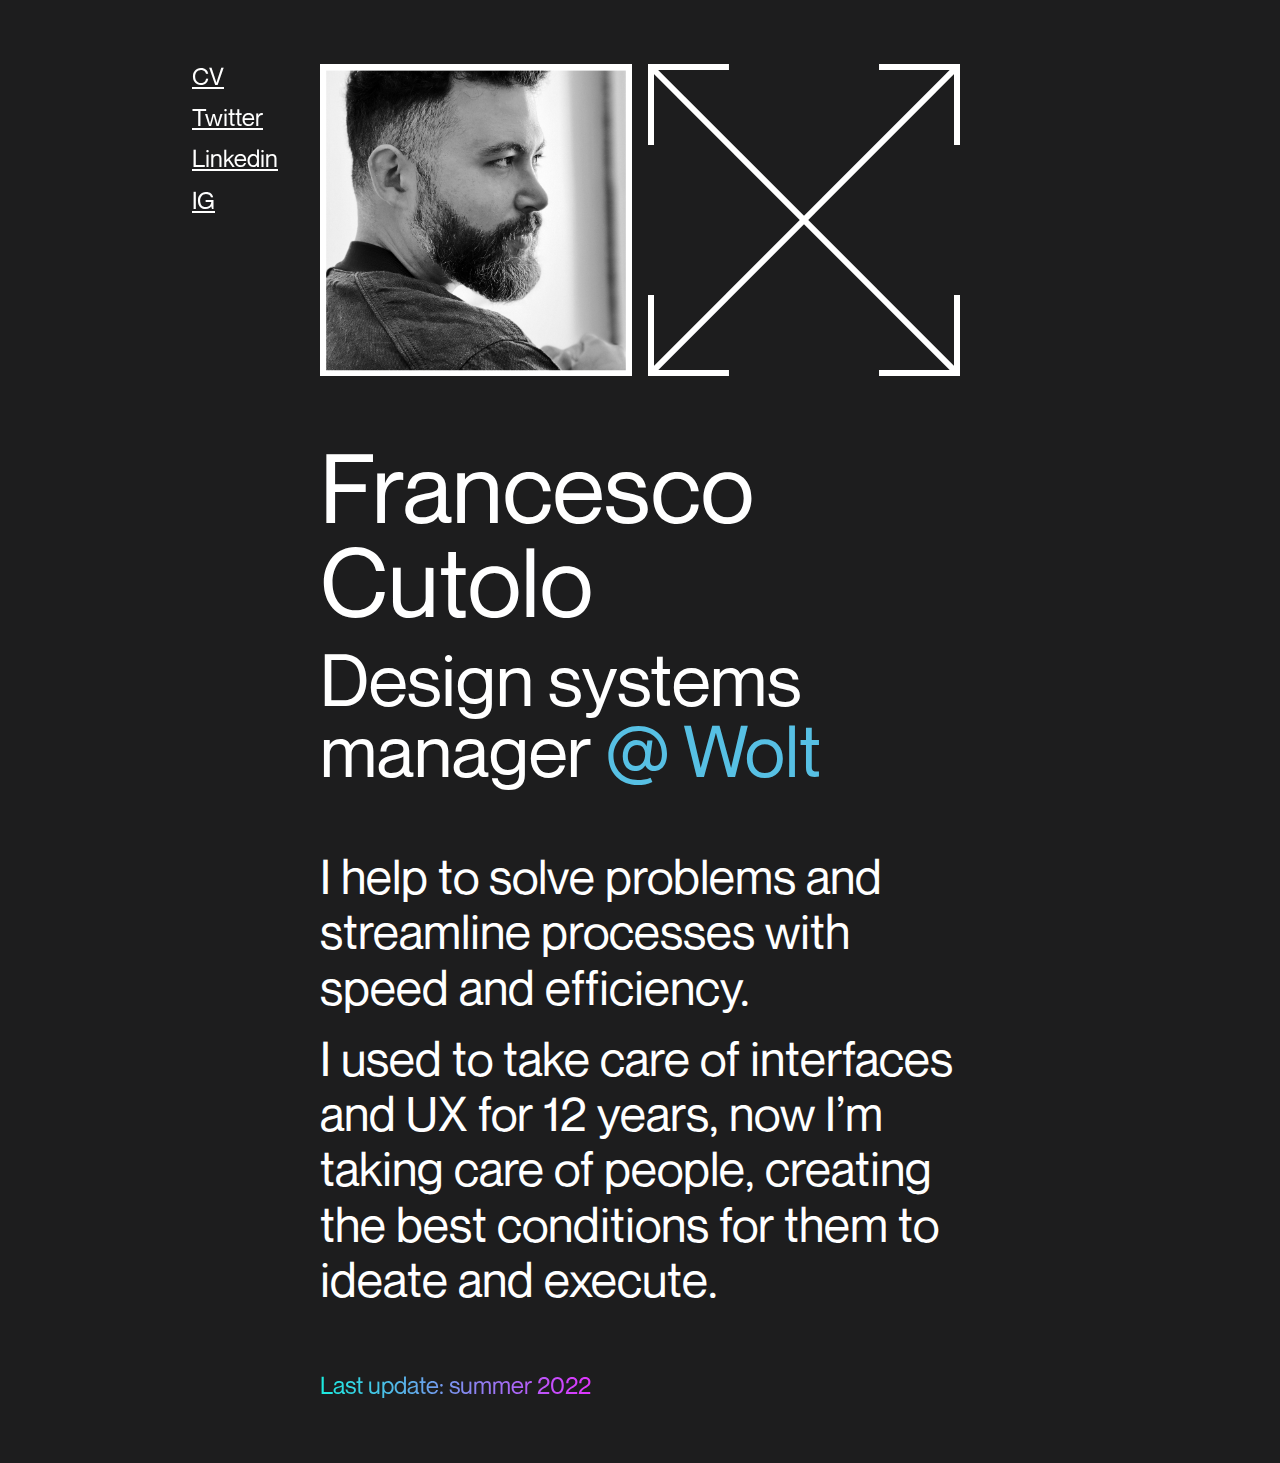
<file: index.html>
<!DOCTYPE html>
<html lang="en">
<head>
	<meta charset="UTF-8">
	<title>cutolo.xyz</title>
	<meta name="viewport" content="width=device-width,initial-scale=1.0,minimum-scale=1.0">
	<meta name="robots" content="index,follow">
	<link rel="stylesheet" href="style.css">

	<meta name="keywords" content="product design, design, information architecture, branding, ux, ui, ux design, ui design, italia, italy, italian, designer, product designer, ux designer" />
	<meta name="description" content="Design" />

	<link rel="shortcut icon" href="favico.ico">

</head>
<body>

	<div class="container">
		<ul id="menu">
			<li><a target="_blank" href="cv.pdf">CV</a></li>
			<li><a target="_blank" href="https://twitter.com/cut_olo">Twitter</a></li>
			<li><a target="_blank" href="https://www.linkedin.com/in/cut-olo/">Linkedin</a></li>
			<li><a target="_blank" href="https://www.instagram.com/slidedownthesurfaceofthings/">IG</a></li>
		</ul>
		<div class="content">
			<header>
				<img id="avatar" src="img/avatar.jpg" alt="francesco profile picture">
	
				<svg id="grid" width="312" height="312" viewBox="0 0 312 312" fill="none">
					<path d="M3 3L307.051 307.051" />
					<path d="M3.97461 308.025L308.026 3.97449" />
					<path d="M80.9618 3H3V80.9618" />
					<path d="M231.038 3H309V80.9618" />
					<path d="M3 231.038V309H80.9618" />
					<path d="M309 231.038V309H231.038" />
				</svg>			
			</header>
			
			<hr>
			<h1>Francesco Cutolo</h1>
			<h2>Design systems manager <span>@ Wolt</span></h2>
			<hr>
			<p>I help to solve problems and streamline processes with speed and efficiency.</p>
			<p class="last">I used to take care of interfaces and UX for 12 years, now I’m taking care of people, creating the best conditions for them to ideate and execute.</p>
		</div>
	</div>

	<div class="container">
		<footer>
			<span> Last update: summer 2022</span>
		</footer>
	</div>
	
</body>
</html>
</file>
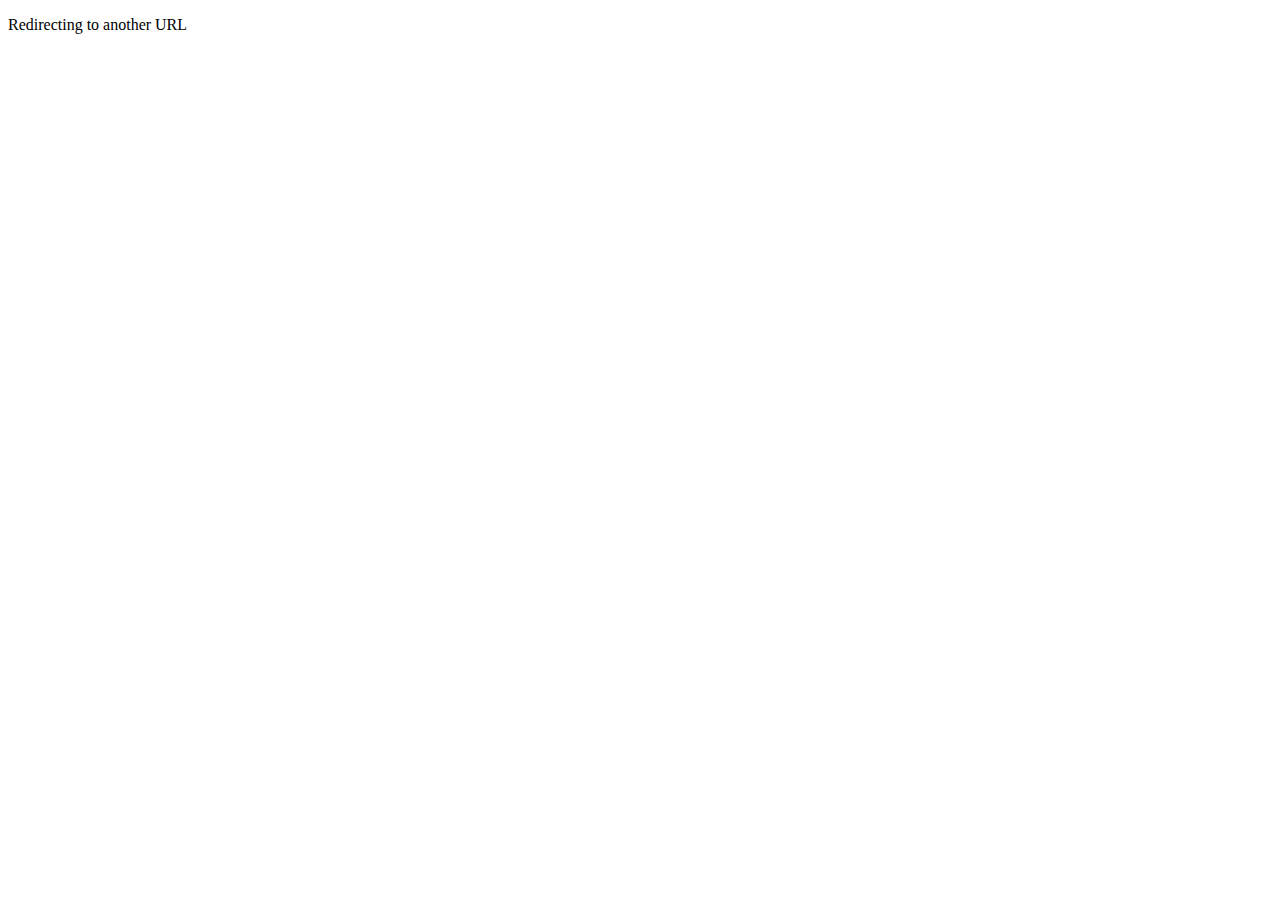
<file: feedbacks/index.html>
<!DOCTYPE html>
<html>
   <head>
      <title>Redirect</title>
      <meta http-equiv = "refresh" content = "3; url = https://forms.gle/84fCaY7tGtefqDzY9" />
   </head>
   <body>
      <p>Redirecting to another URL</p>
   </body>
</html>
</file>
<file: style.css>
@font-face{
	font-family: "NeueMontreal";
	src: url("font/NeueMontreal.woff") format("woff");
	src: url("font/NeueMontreal.woff2") format("woff2"),
}

	* 								{ box-sizing: border-box; -moz-box-sizing: border-box; -webkit-box-sizing: border-box; }
	html							{ font-family: "NeueMontreal", sans-serif; }
	body							{ margin: 0; background: #1d1d1e; color: #fff; -webkit-font-smoothing: antialiased; -moz-osx-font-smoothing: grayscale; }
	h1, h2, p, a				{ margin: 0; font-weight: 400; text-decoration: none; }
	h1 							{ font-size: 96px; line-height: 98%; margin-bottom: 16px; }
	h2 							{ font-size: 72px; line-height: 98%; }
	h2 span 						{ color: #57C0E4; }
	p								{ font-size: 48px; line-height: 115%; margin-bottom: 16px; }
	p.last						{ margin-bottom: 0;}
	hr 							{ display: block; width: 100%; height: 64px; border: none; margin: 0; }

	.container 					{ margin: 64px auto; display: flex; align-items: flex-start; width: 896px; padding-right: 128px; }
	.content						{ display: block; width: 640px; margin: 0 auto; }

	ul#menu						{ display: block; margin: 0; padding: 0; list-style: none; position: sticky; top: 64px; width: 128px; }
	ul#menu li 					{ font-size: 24px; line-height: 105%; margin: 0 0 16px 0; }
	ul#menu li a 				{ text-decoration: underline; color: #fff; transition: all 150ms ease; }
	ul#menu li a:hover		{ opacity: 0.8; transition: all 120ms ease; }
	ul#menu li a:active		{ opacity: 0.8; transition: all 120ms ease; }

	header 						{ display: block; clear: both; width: 100%; }
	header img, header svg	{ float: left; width: 312px; }
	#avatar 						{ margin-right: 16px; }
	#grid 						{ stroke: #fff; stroke-width: 6px; }

	footer						{ display: block; width: 640px; padding-left: 128px; }
	footer span 				{ background: -webkit-linear-gradient(3deg, #1AECDF, #E233FF); background-clip: text; -webkit-background-clip: text; -webkit-text-fill-color: transparent; color: #1AECDF; font-size: 24px; }

	article						{ height: 100vh; width: 100%; min-height: 640px; }

@media(max-width: 1023px){

	.container 						{ width: 640px; display: block; padding-right: 0; }

	ul#menu 							{ display: flex; align-items: flex-start; position: static; margin-bottom: 64px; }
	ul#menu li 						{ display: inline; margin: 0 16px 0 0; }

	footer							{ padding-left: 0; }
	
	header img, header  svg 	{ width: 49%; height: 49%; }
	#avatar 							{ margin-right: 2%; }

}

@media(max-width: 767px){

	.container 					{ width: 100%; padding: 0 24px; margin: 40px auto;}
	.content, footer 			{ width: 100%; }

	ul#menu 						{ margin-bottom: 40px; }
	ul#menu li, footer span { font-size: 24px; }

	h1 							{ font-size: 72px; margin-bottom: 16px; }
	h2 							{ font-size: 48px; }
	p								{ font-size: 32px; margin-bottom: 16px; }

	hr  							{ height: 40px; }

}

@media(max-width: 380px){

	.container 					{ margin: 24px 0; }

	ul#menu 						{ margin-bottom: 24px; }
	ul#menu li, footer span { font-size: 17px; }

	h1 							{ font-size: 56px; margin-bottom: 8px; }
	h2 							{ font-size: 32px; }
	p								{ font-size: 21px; margin-bottom: 8px; }

	hr  							{ height: 24px; }
	h1, h2, p, a				{ letter-spacing: 0.2px; }
}
</file>
